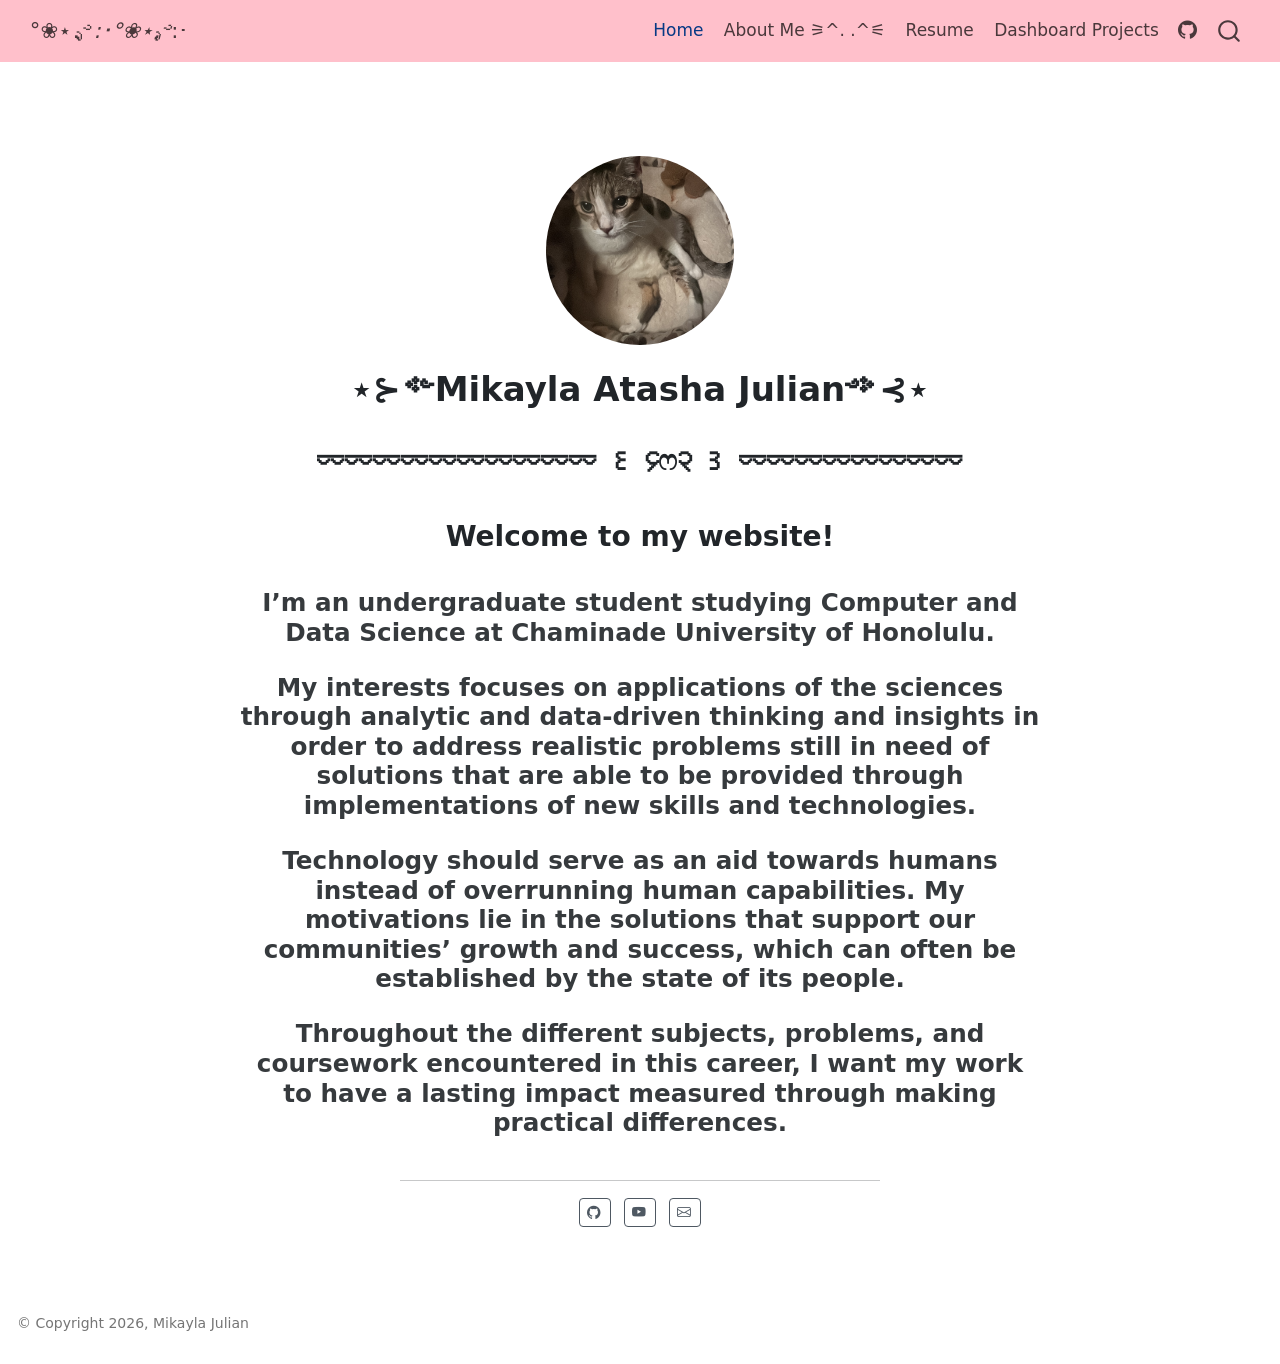
<file: docs/index.html>
<!DOCTYPE html>
<html xmlns="http://www.w3.org/1999/xhtml" lang="en" xml:lang="en"><head>

<meta charset="utf-8">
<meta name="generator" content="quarto-1.9.37">

<meta name="viewport" content="width=device-width, initial-scale=1.0, user-scalable=yes">


<title>⋆⊱༻Mikayla Atasha Julian༺⊰⋆ – °❀⋆.ೃ࿔:･°❀⋆.ೃ࿔:･</title>
<style>
/* Default styles provided by pandoc.
** See https://pandoc.org/MANUAL.html#variables-for-html for config info.
*/
code{white-space: pre-wrap;}
span.smallcaps{font-variant: small-caps;}
div.columns{display: flex; gap: min(4vw, 1.5em);}
div.column{flex: auto; overflow-x: auto;}
div.hanging-indent{margin-left: 1.5em; text-indent: -1.5em;}
ul.task-list{list-style: none;}
ul.task-list li input[type="checkbox"] {
  width: 0.8em;
  margin: 0 0.8em 0.2em -1em; /* quarto-specific, see https://github.com/quarto-dev/quarto-cli/issues/4556 */ 
  vertical-align: middle;
}
</style>


<script src="site_libs/quarto-nav/quarto-nav.js"></script>
<script src="site_libs/quarto-nav/headroom.min.js"></script>
<script src="site_libs/clipboard/clipboard.min.js"></script>
<script src="site_libs/quarto-search/autocomplete.umd.js"></script>
<script src="site_libs/quarto-search/fuse.min.js"></script>
<script src="site_libs/quarto-search/quarto-search.js"></script>
<meta name="quarto:offset" content="./">
<script src="site_libs/quarto-html/quarto.js" type="module"></script>
<script src="site_libs/quarto-html/tabsets/tabsets.js" type="module"></script>
<script src="site_libs/quarto-html/popper.min.js"></script>
<script src="site_libs/quarto-html/tippy.umd.min.js"></script>
<link href="site_libs/quarto-html/tippy.css" rel="stylesheet">
<link href="site_libs/quarto-html/quarto-syntax-highlighting-7f8f88aac4f3542376d5c11b86a4c14d.css" rel="stylesheet" id="quarto-text-highlighting-styles">
<script src="site_libs/bootstrap/bootstrap.min.js"></script>
<link href="site_libs/bootstrap/bootstrap-icons.css" rel="stylesheet">
<link href="site_libs/bootstrap/bootstrap-0c057656a11996d779a8e119efb9b6b1.min.css" rel="stylesheet" append-hash="true" id="quarto-bootstrap" data-mode="light">
<script id="quarto-search-options" type="application/json">{
  "location": "navbar",
  "copy-button": false,
  "collapse-after": 3,
  "panel-placement": "end",
  "type": "overlay",
  "limit": 50,
  "keyboard-shortcut": [
    "f",
    "/",
    "s"
  ],
  "show-item-context": false,
  "language": {
    "search-no-results-text": "No results",
    "search-matching-documents-text": "matching documents",
    "search-copy-link-title": "Copy link to search",
    "search-hide-matches-text": "Hide additional matches",
    "search-more-match-text": "more match in this document",
    "search-more-matches-text": "more matches in this document",
    "search-clear-button-title": "Clear",
    "search-text-placeholder": "",
    "search-detached-cancel-button-title": "Cancel",
    "search-submit-button-title": "Submit",
    "search-label": "Search"
  }
}</script>


<link rel="stylesheet" href="styles.css">
</head>

<body class="nav-fixed fullcontent quarto-light">

<div id="quarto-search-results"></div>
  <header id="quarto-header" class="headroom fixed-top">
    <nav class="navbar navbar-expand-lg " data-bs-theme="dark">
      <div class="navbar-container container-fluid">
      <div class="navbar-brand-container mx-auto">
    <a class="navbar-brand" href="./index.html">
    <span class="navbar-title">°❀⋆.ೃ࿔<em>:･°❀⋆.ೃ࿔</em>:･</span>
    </a>
  </div>
            <div id="quarto-search" class="" title="Search"></div>
          <button class="navbar-toggler" type="button" data-bs-toggle="collapse" data-bs-target="#navbarCollapse" aria-controls="navbarCollapse" role="menu" aria-expanded="false" aria-label="Toggle navigation" onclick="if (window.quartoToggleHeadroom) { window.quartoToggleHeadroom(); }">
  <span class="navbar-toggler-icon"></span>
</button>
          <div class="collapse navbar-collapse" id="navbarCollapse">
            <ul class="navbar-nav navbar-nav-scroll ms-auto">
  <li class="nav-item">
    <a class="nav-link active" href="./index.html" aria-current="page"> 
<span class="menu-text">Home</span></a>
  </li>  
  <li class="nav-item">
    <a class="nav-link" href="./about.html"> 
<span class="menu-text">About Me ⚞^. .^⚟</span></a>
  </li>  
  <li class="nav-item">
    <a class="nav-link" href="./resume.html"> 
<span class="menu-text">Resume</span></a>
  </li>  
  <li class="nav-item">
    <a class="nav-link" href="http://mikaylajulian24.github.io/dashboards"> 
<span class="menu-text">Dashboard Projects</span></a>
  </li>  
  <li class="nav-item compact">
    <a class="nav-link" href="http://github.com/mikaylajulian24" target="blank"> <i class="bi bi-github" role="img">
</i> 
<span class="menu-text"></span></a>
  </li>  
</ul>
          </div> <!-- /navcollapse -->
            <div class="quarto-navbar-tools">
</div>
      </div> <!-- /container-fluid -->
    </nav>
</header>
<!-- content -->
<div id="quarto-content" class="quarto-container page-columns page-rows-contents page-layout-article page-navbar">
<!-- sidebar -->
<!-- margin-sidebar -->
    
<!-- main -->
<div class="quarto-about-jolla">
  <img src="media/photo_2.jpeg" class="about-image
  round " style="height: 50mm; width: 50mm;">
 <header id="title-block-header" class="quarto-title-block default">
<div class="quarto-title">
<h1 class="title">⋆⊱༻Mikayla Atasha Julian༺⊰⋆</h1>
</div>
<div class="quarto-title-meta">
  </div>
</header><main class="content" id="quarto-document-content">
<section id="ෆ᧓" class="level2">
<h2 data-anchor-id="ෆ᧓">⏔⏔⏔⏔⏔⏔⏔⏔⏔⏔ ꒰ ᧔ෆ᧓ ꒱ ⏔⏔⏔⏔⏔⏔⏔⏔</h2>
</section>
<section id="welcome-to-my-website" class="level2">
<h2 data-anchor-id="welcome-to-my-website">Welcome to my website!</h2>
<section id="im-an-undergraduate-student-studying-computer-and-data-science-at-chaminade-university-of-honolulu." class="level3">
<h3 data-anchor-id="im-an-undergraduate-student-studying-computer-and-data-science-at-chaminade-university-of-honolulu.">I’m an undergraduate student studying Computer and Data Science at Chaminade University of Honolulu.</h3>
</section>
<section id="[base64]." class="level3">
<h3 data-anchor-id="[base64].">My interests focuses on applications of the sciences through analytic and data-driven thinking and insights in order to address realistic problems still in need of solutions that are able to be provided through implementations of new skills and technologies.</h3>
</section>
<section id="technology-should-serve-as-an-aid-towards-humans-instead-of-overrunning-human-capabilities.-my-motivations-lie-in-the-solutions-that-support-our-communities-growth-and-success-which-can-often-be-established-by-the-state-of-its-people." class="level3">
<h3 data-anchor-id="technology-should-serve-as-an-aid-towards-humans-instead-of-overrunning-human-capabilities.-my-motivations-lie-in-the-solutions-that-support-our-communities-growth-and-success-which-can-often-be-established-by-the-state-of-its-people.">Technology should serve as an aid towards humans instead of overrunning human capabilities. My motivations lie in the solutions that support our communities’ growth and success, which can often be established by the state of its people.</h3>
</section>
<section id="throughout-the-different-subjects-problems-and-coursework-encountered-in-this-career-i-want-my-work-to-have-a-lasting-impact-measured-through-making-practical-differences." class="level3">
<h3 data-anchor-id="throughout-the-different-subjects-problems-and-coursework-encountered-in-this-career-i-want-my-work-to-have-a-lasting-impact-measured-through-making-practical-differences.">Throughout the different subjects, problems, and coursework encountered in this career, I want my work to have a lasting impact measured through making practical differences.</h3>


</section>
</section>
</main> 
  <hr class="about-sep">
   <div class="about-links">
  <a href="https://github.com/mikaylajulian24" class="about-link" rel="" target="blank">
    <i class="bi bi-github"></i>
     <span class="about-link-text"></span>
  </a>
  <a href="https://youtube.com/@mikayla4999" class="about-link" rel="" target="blank">
    <i class="bi bi-youtube"></i>
     <span class="about-link-text"></span>
  </a>
  <a href="mailto:mikaylaatasha.julian@student.chaminade.edu" class="about-link" rel="" target="">
    <i class="bi bi-envelope"></i>
     <span class="about-link-text"></span>
  </a>
</div>
</div>
 <!-- /main -->
<script id="quarto-html-after-body" type="application/javascript">
  window.document.addEventListener("DOMContentLoaded", function (event) {
    const isCodeAnnotation = (el) => {
      for (const clz of el.classList) {
        if (clz.startsWith('code-annotation-')) {                     
          return true;
        }
      }
      return false;
    }
    const onCopySuccess = function(e) {
      // button target
      const button = e.trigger;
      // don't keep focus
      button.blur();
      // flash "checked"
      button.classList.add('code-copy-button-checked');
      var currentTitle = button.getAttribute("title");
      button.setAttribute("title", "Copied!");
      let tooltip;
      if (window.bootstrap) {
        button.setAttribute("data-bs-toggle", "tooltip");
        button.setAttribute("data-bs-placement", "left");
        button.setAttribute("data-bs-title", "Copied!");
        tooltip = new bootstrap.Tooltip(button, 
          { trigger: "manual", 
            customClass: "code-copy-button-tooltip",
            offset: [0, -8]});
        tooltip.show();    
      }
      setTimeout(function() {
        if (tooltip) {
          tooltip.hide();
          button.removeAttribute("data-bs-title");
          button.removeAttribute("data-bs-toggle");
          button.removeAttribute("data-bs-placement");
        }
        button.setAttribute("title", currentTitle);
        button.classList.remove('code-copy-button-checked');
      }, 1000);
      // clear code selection
      e.clearSelection();
    }
    const getTextToCopy = function(trigger) {
      const outerScaffold = trigger.parentElement.cloneNode(true);
      const codeEl = outerScaffold.querySelector('code');
      for (const childEl of codeEl.children) {
        if (isCodeAnnotation(childEl)) {
          childEl.remove();
        }
      }
      return codeEl.innerText;
    }
    const clipboard = new window.ClipboardJS('.code-copy-button:not([data-in-quarto-modal])', {
      text: getTextToCopy
    });
    clipboard.on('success', onCopySuccess);
    if (window.document.getElementById('quarto-embedded-source-code-modal')) {
      const clipboardModal = new window.ClipboardJS('.code-copy-button[data-in-quarto-modal]', {
        text: getTextToCopy,
        container: window.document.getElementById('quarto-embedded-source-code-modal')
      });
      clipboardModal.on('success', onCopySuccess);
    }
      var localhostRegex = new RegExp(/^(?:http|https):\/\/localhost\:?[0-9]*\//);
      var mailtoRegex = new RegExp(/^mailto:/);
        var filterRegex = new RegExp('/' + window.location.host + '/');
      var isInternal = (href) => {
          return filterRegex.test(href) || localhostRegex.test(href) || mailtoRegex.test(href);
      }
      // Inspect non-navigation links and adorn them if external
     var links = window.document.querySelectorAll('a[href]:not(.nav-link):not(.navbar-brand):not(.toc-action):not(.sidebar-link):not(.sidebar-item-toggle):not(.pagination-link):not(.no-external):not([aria-hidden]):not(.dropdown-item):not(.quarto-navigation-tool):not(.about-link)');
      for (var i=0; i<links.length; i++) {
        const link = links[i];
        if (!isInternal(link.href)) {
          // undo the damage that might have been done by quarto-nav.js in the case of
          // links that we want to consider external
          if (link.dataset.originalHref !== undefined) {
            link.href = link.dataset.originalHref;
          }
        }
      }
    function tippyHover(el, contentFn, onTriggerFn, onUntriggerFn) {
      const config = {
        allowHTML: true,
        maxWidth: 500,
        delay: 100,
        arrow: false,
        appendTo: function(el) {
            return el.parentElement;
        },
        interactive: true,
        interactiveBorder: 10,
        theme: 'quarto',
        placement: 'bottom-start',
      };
      if (contentFn) {
        config.content = contentFn;
      }
      if (onTriggerFn) {
        config.onTrigger = onTriggerFn;
      }
      if (onUntriggerFn) {
        config.onUntrigger = onUntriggerFn;
      }
      window.tippy(el, config); 
    }
    const noterefs = window.document.querySelectorAll('a[role="doc-noteref"]');
    for (var i=0; i<noterefs.length; i++) {
      const ref = noterefs[i];
      tippyHover(ref, function() {
        // use id or data attribute instead here
        let href = ref.getAttribute('data-footnote-href') || ref.getAttribute('href');
        try { href = new URL(href).hash; } catch {}
        const id = href.replace(/^#\/?/, "");
        const note = window.document.getElementById(id);
        if (note) {
          return note.innerHTML;
        } else {
          return "";
        }
      });
    }
    const xrefs = window.document.querySelectorAll('a.quarto-xref');
    const processXRef = (id, note) => {
      // Strip column container classes
      const stripColumnClz = (el) => {
        el.classList.remove("page-full", "page-columns");
        if (el.children) {
          for (const child of el.children) {
            stripColumnClz(child);
          }
        }
      }
      stripColumnClz(note)
      if (id === null || id.startsWith('sec-')) {
        // Special case sections, only their first couple elements
        const container = document.createElement("div");
        if (note.children && note.children.length > 2) {
          container.appendChild(note.children[0].cloneNode(true));
          for (let i = 1; i < note.children.length; i++) {
            const child = note.children[i];
            if (child.tagName === "P" && child.innerText === "") {
              continue;
            } else {
              container.appendChild(child.cloneNode(true));
              break;
            }
          }
          if (window.Quarto?.typesetMath) {
            window.Quarto.typesetMath(container);
          }
          return container.innerHTML
        } else {
          if (window.Quarto?.typesetMath) {
            window.Quarto.typesetMath(note);
          }
          return note.innerHTML;
        }
      } else {
        // Remove any anchor links if they are present
        const anchorLink = note.querySelector('a.anchorjs-link');
        if (anchorLink) {
          anchorLink.remove();
        }
        if (window.Quarto?.typesetMath) {
          window.Quarto.typesetMath(note);
        }
        if (note.classList.contains("callout")) {
          return note.outerHTML;
        } else {
          return note.innerHTML;
        }
      }
    }
    for (var i=0; i<xrefs.length; i++) {
      const xref = xrefs[i];
      tippyHover(xref, undefined, function(instance) {
        instance.disable();
        let url = xref.getAttribute('href');
        let hash = undefined; 
        if (url.startsWith('#')) {
          hash = url;
        } else {
          try { hash = new URL(url).hash; } catch {}
        }
        if (hash) {
          const id = hash.replace(/^#\/?/, "");
          const note = window.document.getElementById(id);
          if (note !== null) {
            try {
              const html = processXRef(id, note.cloneNode(true));
              instance.setContent(html);
            } finally {
              instance.enable();
              instance.show();
            }
          } else {
            // See if we can fetch this
            fetch(url.split('#')[0])
            .then(res => res.text())
            .then(html => {
              const parser = new DOMParser();
              const htmlDoc = parser.parseFromString(html, "text/html");
              const note = htmlDoc.getElementById(id);
              if (note !== null) {
                const html = processXRef(id, note);
                instance.setContent(html);
              } 
            }).finally(() => {
              instance.enable();
              instance.show();
            });
          }
        } else {
          // See if we can fetch a full url (with no hash to target)
          // This is a special case and we should probably do some content thinning / targeting
          fetch(url)
          .then(res => res.text())
          .then(html => {
            const parser = new DOMParser();
            const htmlDoc = parser.parseFromString(html, "text/html");
            const note = htmlDoc.querySelector('main.content');
            if (note !== null) {
              // This should only happen for chapter cross references
              // (since there is no id in the URL)
              // remove the first header
              if (note.children.length > 0 && note.children[0].tagName === "HEADER") {
                note.children[0].remove();
              }
              const html = processXRef(null, note);
              instance.setContent(html);
            } 
          }).finally(() => {
            instance.enable();
            instance.show();
          });
        }
      }, function(instance) {
      });
    }
        let selectedAnnoteEl;
        const selectorForAnnotation = ( cell, annotation) => {
          let cellAttr = 'data-code-cell="' + cell + '"';
          let lineAttr = 'data-code-annotation="' +  annotation + '"';
          const selector = 'span[' + cellAttr + '][' + lineAttr + ']';
          return selector;
        }
        const selectCodeLines = (annoteEl) => {
          const doc = window.document;
          const targetCell = annoteEl.getAttribute("data-target-cell");
          const targetAnnotation = annoteEl.getAttribute("data-target-annotation");
          const annoteSpan = window.document.querySelector(selectorForAnnotation(targetCell, targetAnnotation));
          const lines = annoteSpan.getAttribute("data-code-lines").split(",");
          const lineIds = lines.map((line) => {
            return targetCell + "-" + line;
          })
          let top = null;
          let height = null;
          let parent = null;
          if (lineIds.length > 0) {
              //compute the position of the single el (top and bottom and make a div)
              const el = window.document.getElementById(lineIds[0]);
              top = el.offsetTop;
              height = el.offsetHeight;
              parent = el.parentElement.parentElement;
            if (lineIds.length > 1) {
              const lastEl = window.document.getElementById(lineIds[lineIds.length - 1]);
              const bottom = lastEl.offsetTop + lastEl.offsetHeight;
              height = bottom - top;
            }
            if (top !== null && height !== null && parent !== null) {
              // cook up a div (if necessary) and position it 
              let div = window.document.getElementById("code-annotation-line-highlight");
              if (div === null) {
                div = window.document.createElement("div");
                div.setAttribute("id", "code-annotation-line-highlight");
                div.style.position = 'absolute';
                parent.appendChild(div);
              }
              div.style.top = top - 2 + "px";
              div.style.height = height + 4 + "px";
              div.style.left = 0;
              let gutterDiv = window.document.getElementById("code-annotation-line-highlight-gutter");
              if (gutterDiv === null) {
                gutterDiv = window.document.createElement("div");
                gutterDiv.setAttribute("id", "code-annotation-line-highlight-gutter");
                gutterDiv.style.position = 'absolute';
                const codeCell = window.document.getElementById(targetCell);
                const gutter = codeCell.querySelector('.code-annotation-gutter');
                gutter.appendChild(gutterDiv);
              }
              gutterDiv.style.top = top - 2 + "px";
              gutterDiv.style.height = height + 4 + "px";
            }
            selectedAnnoteEl = annoteEl;
          }
        };
        const unselectCodeLines = () => {
          const elementsIds = ["code-annotation-line-highlight", "code-annotation-line-highlight-gutter"];
          elementsIds.forEach((elId) => {
            const div = window.document.getElementById(elId);
            if (div) {
              div.remove();
            }
          });
          selectedAnnoteEl = undefined;
        };
          // Handle positioning of the toggle
      window.addEventListener(
        "resize",
        throttle(() => {
          elRect = undefined;
          if (selectedAnnoteEl) {
            selectCodeLines(selectedAnnoteEl);
          }
        }, 10)
      );
      function throttle(fn, ms) {
      let throttle = false;
      let timer;
        return (...args) => {
          if(!throttle) { // first call gets through
              fn.apply(this, args);
              throttle = true;
          } else { // all the others get throttled
              if(timer) clearTimeout(timer); // cancel #2
              timer = setTimeout(() => {
                fn.apply(this, args);
                timer = throttle = false;
              }, ms);
          }
        };
      }
        // Attach click handler to the DT
        const annoteDls = window.document.querySelectorAll('dt[data-target-cell]');
        for (const annoteDlNode of annoteDls) {
          annoteDlNode.addEventListener('click', (event) => {
            const clickedEl = event.target;
            if (clickedEl !== selectedAnnoteEl) {
              unselectCodeLines();
              const activeEl = window.document.querySelector('dt[data-target-cell].code-annotation-active');
              if (activeEl) {
                activeEl.classList.remove('code-annotation-active');
              }
              selectCodeLines(clickedEl);
              clickedEl.classList.add('code-annotation-active');
            } else {
              // Unselect the line
              unselectCodeLines();
              clickedEl.classList.remove('code-annotation-active');
            }
          });
        }
    const findCites = (el) => {
      const parentEl = el.parentElement;
      if (parentEl) {
        const cites = parentEl.dataset.cites;
        if (cites) {
          return {
            el,
            cites: cites.split(' ')
          };
        } else {
          return findCites(el.parentElement)
        }
      } else {
        return undefined;
      }
    };
    var bibliorefs = window.document.querySelectorAll('a[role="doc-biblioref"]');
    for (var i=0; i<bibliorefs.length; i++) {
      const ref = bibliorefs[i];
      const citeInfo = findCites(ref);
      if (citeInfo) {
        tippyHover(citeInfo.el, function() {
          var popup = window.document.createElement('div');
          citeInfo.cites.forEach(function(cite) {
            var citeDiv = window.document.createElement('div');
            citeDiv.classList.add('hanging-indent');
            citeDiv.classList.add('csl-entry');
            var biblioDiv = window.document.getElementById('ref-' + cite);
            if (biblioDiv) {
              citeDiv.innerHTML = biblioDiv.innerHTML;
            }
            popup.appendChild(citeDiv);
          });
          return popup.innerHTML;
        });
      }
    }
  });
  </script>
</div> <!-- /content -->
<footer class="footer">
  <div class="nav-footer">
    <div class="nav-footer-left">
<p>© Copyright 2026, Mikayla Julian</p>
</div>   
    <div class="nav-footer-center">
      &nbsp;
    </div>
    <div class="nav-footer-right">
      &nbsp;
    </div>
  </div>
</footer>




</body></html>
</file>
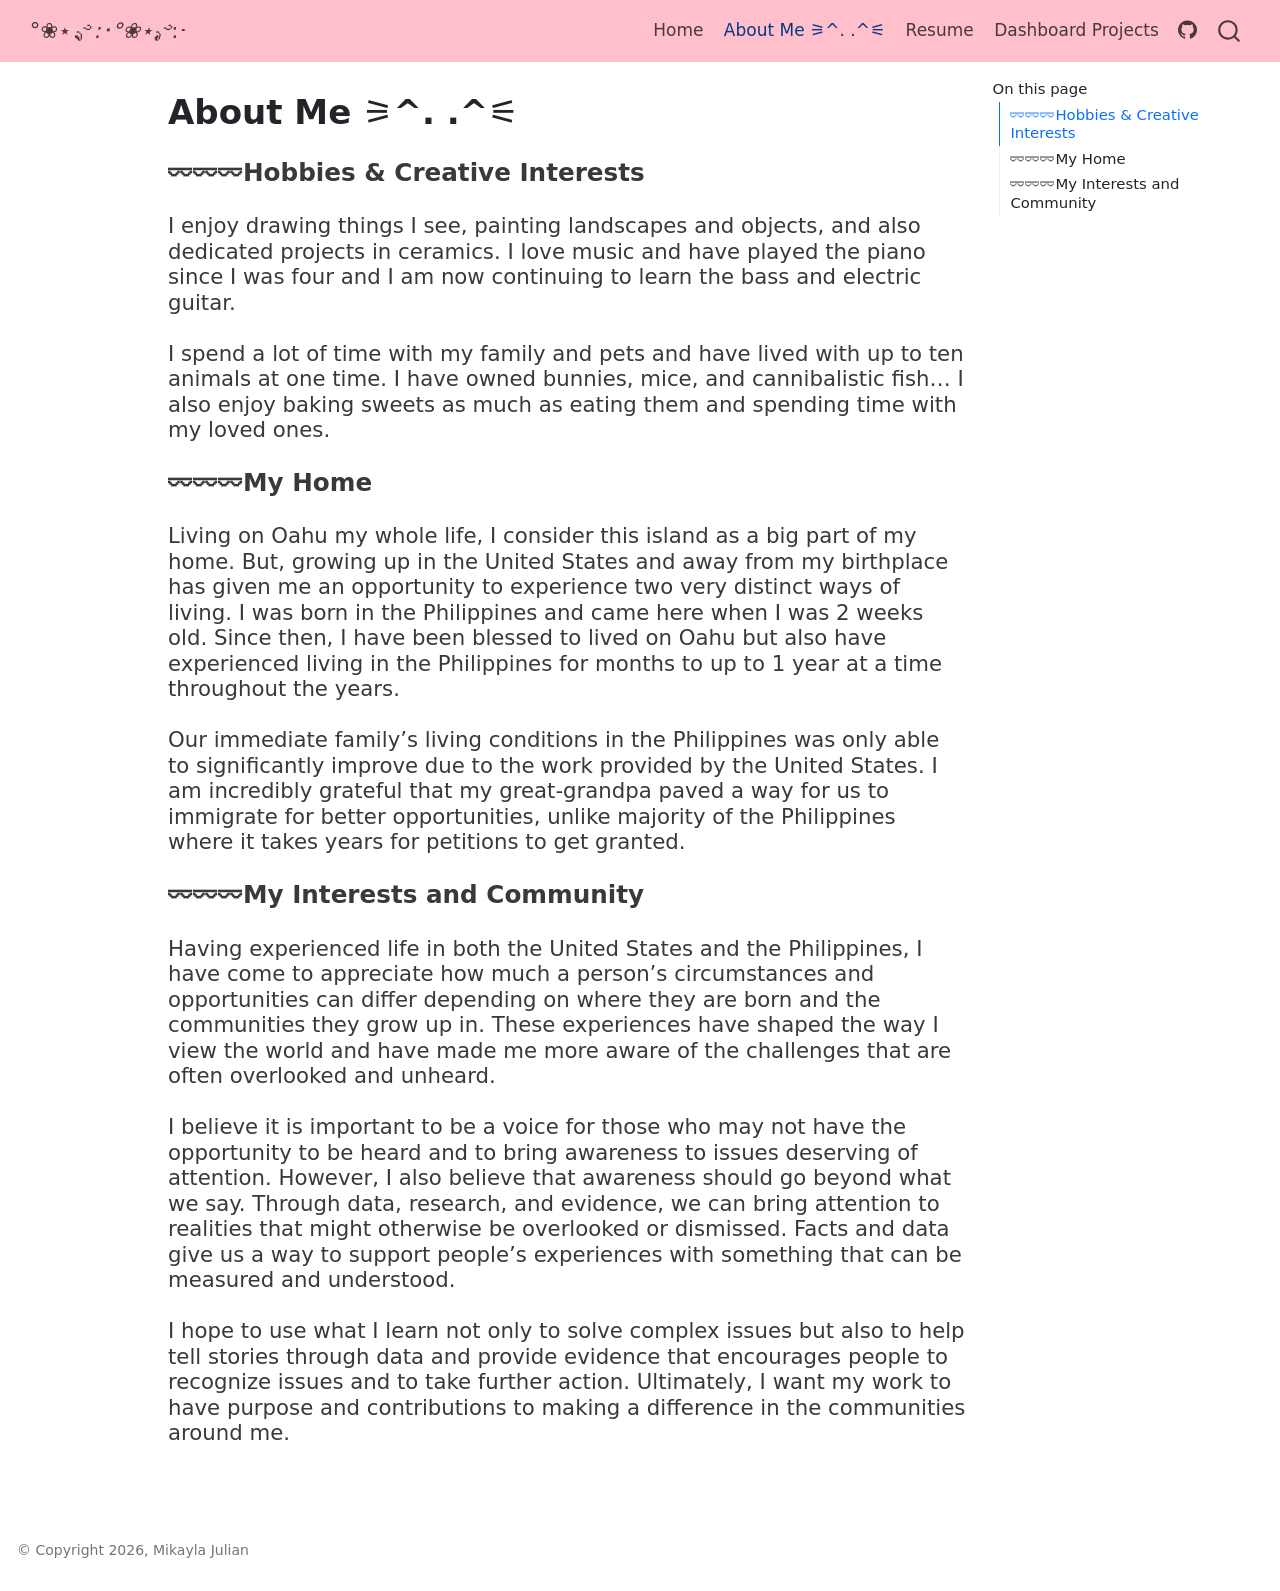
<file: docs/about.html>
<!DOCTYPE html>
<html xmlns="http://www.w3.org/1999/xhtml" lang="en" xml:lang="en"><head>

<meta charset="utf-8">
<meta name="generator" content="quarto-1.9.37">

<meta name="viewport" content="width=device-width, initial-scale=1.0, user-scalable=yes">


<title>About Me ⚞^. .^⚟ – °❀⋆.ೃ࿔*:･°❀⋆.ೃ࿔*:･</title>
<style>
/* Default styles provided by pandoc.
** See https://pandoc.org/MANUAL.html#variables-for-html for config info.
*/
code{white-space: pre-wrap;}
span.smallcaps{font-variant: small-caps;}
div.columns{display: flex; gap: min(4vw, 1.5em);}
div.column{flex: auto; overflow-x: auto;}
div.hanging-indent{margin-left: 1.5em; text-indent: -1.5em;}
ul.task-list{list-style: none;}
ul.task-list li input[type="checkbox"] {
  width: 0.8em;
  margin: 0 0.8em 0.2em -1em; /* quarto-specific, see https://github.com/quarto-dev/quarto-cli/issues/4556 */ 
  vertical-align: middle;
}
</style>


<script src="site_libs/quarto-nav/quarto-nav.js"></script>
<script src="site_libs/quarto-nav/headroom.min.js"></script>
<script src="site_libs/clipboard/clipboard.min.js"></script>
<script src="site_libs/quarto-search/autocomplete.umd.js"></script>
<script src="site_libs/quarto-search/fuse.min.js"></script>
<script src="site_libs/quarto-search/quarto-search.js"></script>
<meta name="quarto:offset" content="./">
<script src="site_libs/quarto-html/quarto.js" type="module"></script>
<script src="site_libs/quarto-html/tabsets/tabsets.js" type="module"></script>
<script src="site_libs/quarto-html/popper.min.js"></script>
<script src="site_libs/quarto-html/tippy.umd.min.js"></script>
<script src="site_libs/quarto-html/anchor.min.js"></script>
<link href="site_libs/quarto-html/tippy.css" rel="stylesheet">
<link href="site_libs/quarto-html/quarto-syntax-highlighting-7f8f88aac4f3542376d5c11b86a4c14d.css" rel="stylesheet" id="quarto-text-highlighting-styles">
<script src="site_libs/bootstrap/bootstrap.min.js"></script>
<link href="site_libs/bootstrap/bootstrap-icons.css" rel="stylesheet">
<link href="site_libs/bootstrap/bootstrap-0c057656a11996d779a8e119efb9b6b1.min.css" rel="stylesheet" append-hash="true" id="quarto-bootstrap" data-mode="light">
<script id="quarto-search-options" type="application/json">{
  "location": "navbar",
  "copy-button": false,
  "collapse-after": 3,
  "panel-placement": "end",
  "type": "overlay",
  "limit": 50,
  "keyboard-shortcut": [
    "f",
    "/",
    "s"
  ],
  "show-item-context": false,
  "language": {
    "search-no-results-text": "No results",
    "search-matching-documents-text": "matching documents",
    "search-copy-link-title": "Copy link to search",
    "search-hide-matches-text": "Hide additional matches",
    "search-more-match-text": "more match in this document",
    "search-more-matches-text": "more matches in this document",
    "search-clear-button-title": "Clear",
    "search-text-placeholder": "",
    "search-detached-cancel-button-title": "Cancel",
    "search-submit-button-title": "Submit",
    "search-label": "Search"
  }
}</script>


<link rel="stylesheet" href="styles.css">
</head>

<body class="nav-fixed quarto-light">

<div id="quarto-search-results"></div>
  <header id="quarto-header" class="headroom fixed-top">
    <nav class="navbar navbar-expand-lg " data-bs-theme="dark">
      <div class="navbar-container container-fluid">
      <div class="navbar-brand-container mx-auto">
    <a class="navbar-brand" href="./index.html">
    <span class="navbar-title">°❀⋆.ೃ࿔<em>:･°❀⋆.ೃ࿔</em>:･</span>
    </a>
  </div>
            <div id="quarto-search" class="" title="Search"></div>
          <button class="navbar-toggler" type="button" data-bs-toggle="collapse" data-bs-target="#navbarCollapse" aria-controls="navbarCollapse" role="menu" aria-expanded="false" aria-label="Toggle navigation" onclick="if (window.quartoToggleHeadroom) { window.quartoToggleHeadroom(); }">
  <span class="navbar-toggler-icon"></span>
</button>
          <div class="collapse navbar-collapse" id="navbarCollapse">
            <ul class="navbar-nav navbar-nav-scroll ms-auto">
  <li class="nav-item">
    <a class="nav-link" href="./index.html"> 
<span class="menu-text">Home</span></a>
  </li>  
  <li class="nav-item">
    <a class="nav-link active" href="./about.html" aria-current="page"> 
<span class="menu-text">About Me ⚞^. .^⚟</span></a>
  </li>  
  <li class="nav-item">
    <a class="nav-link" href="./resume.html"> 
<span class="menu-text">Resume</span></a>
  </li>  
  <li class="nav-item">
    <a class="nav-link" href="http://mikaylajulian24.github.io/dashboards"> 
<span class="menu-text">Dashboard Projects</span></a>
  </li>  
  <li class="nav-item compact">
    <a class="nav-link" href="http://github.com/mikaylajulian24" target="blank"> <i class="bi bi-github" role="img">
</i> 
<span class="menu-text"></span></a>
  </li>  
</ul>
          </div> <!-- /navcollapse -->
            <div class="quarto-navbar-tools">
</div>
      </div> <!-- /container-fluid -->
    </nav>
</header>
<!-- content -->
<div id="quarto-content" class="quarto-container page-columns page-rows-contents page-layout-article page-navbar">
<!-- sidebar -->
<!-- margin-sidebar -->
    <div id="quarto-margin-sidebar" class="sidebar margin-sidebar">
        <nav id="TOC" role="doc-toc" class="toc-active">
    <h2 id="toc-title">On this page</h2>
   
  <ul>
  <li><a href="#hobbies-creative-interests" id="toc-hobbies-creative-interests" class="nav-link active" data-scroll-target="#hobbies-creative-interests">⏔⏔⏔Hobbies &amp; Creative Interests</a></li>
  <li><a href="#my-home" id="toc-my-home" class="nav-link" data-scroll-target="#my-home">⏔⏔⏔My Home</a></li>
  <li><a href="#my-interests-and-community" id="toc-my-interests-and-community" class="nav-link" data-scroll-target="#my-interests-and-community">⏔⏔⏔My Interests and Community</a></li>
  </ul>
</nav>
    </div>
<!-- main -->
<main class="content" id="quarto-document-content">

<header id="title-block-header" class="quarto-title-block default">
<div class="quarto-title">
<h1 class="title">About Me ⚞^. .^⚟</h1>
</div>



<div class="quarto-title-meta">

    
  
    
  </div>
  


</header>


<section id="hobbies-creative-interests" class="level3">
<h3 class="anchored" data-anchor-id="hobbies-creative-interests">⏔⏔⏔Hobbies &amp; Creative Interests</h3>
<section id="i-enjoy-drawing-things-i-see-painting-landscapes-and-objects-and-also-dedicated-projects-in-ceramics.-i-love-music-and-have-played-the-piano-since-i-was-four-and-i-am-now-continuing-to-learn-the-bass-and-electric-guitar." class="level4">
<h4 class="anchored" data-anchor-id="i-enjoy-drawing-things-i-see-painting-landscapes-and-objects-and-also-dedicated-projects-in-ceramics.-i-love-music-and-have-played-the-piano-since-i-was-four-and-i-am-now-continuing-to-learn-the-bass-and-electric-guitar.">I enjoy drawing things I see, painting landscapes and objects, and also dedicated projects in ceramics. I love music and have played the piano since I was four and I am now continuing to learn the bass and electric guitar.</h4>
</section>
<section id="i-spend-a-lot-of-time-with-my-family-and-pets-and-have-lived-with-up-to-ten-animals-at-one-time.-i-have-owned-bunnies-mice-and-cannibalistic-fish-i-also-enjoy-baking-sweets-as-much-as-eating-them-and-spending-time-with-my-loved-ones." class="level4">
<h4 class="anchored" data-anchor-id="i-spend-a-lot-of-time-with-my-family-and-pets-and-have-lived-with-up-to-ten-animals-at-one-time.-i-have-owned-bunnies-mice-and-cannibalistic-fish-i-also-enjoy-baking-sweets-as-much-as-eating-them-and-spending-time-with-my-loved-ones.">I spend a lot of time with my family and pets and have lived with up to ten animals at one time. I have owned bunnies, mice, and cannibalistic fish… I also enjoy baking sweets as much as eating them and spending time with my loved ones.</h4>
</section>
</section>
<section id="my-home" class="level3">
<h3 class="anchored" data-anchor-id="my-home">⏔⏔⏔My Home</h3>
<section id="living-on-oahu-my-whole-life-i-consider-this-island-as-a-big-part-of-my-home.-but-growing-up-in-the-united-states-and-away-from-my-birthplace-has-given-me-an-opportunity-to-experience-two-very-distinct-ways-of-living.-i-was-born-in-the-philippines-and-came-here-when-i-was-2-weeks-old.-since-then-i-have-been-blessed-to-lived-on-oahu-but-also-have-experienced-living-in-the-philippines-for-months-to-up-to-1-year-at-a-time-throughout-the-years." class="level4">
<h4 class="anchored" data-anchor-id="living-on-oahu-my-whole-life-i-consider-this-island-as-a-big-part-of-my-home.-but-growing-up-in-the-united-states-and-away-from-my-birthplace-has-given-me-an-opportunity-to-experience-two-very-distinct-ways-of-living.-i-was-born-in-the-philippines-and-came-here-when-i-was-2-weeks-old.-since-then-i-have-been-blessed-to-lived-on-oahu-but-also-have-experienced-living-in-the-philippines-for-months-to-up-to-1-year-at-a-time-throughout-the-years.">Living on Oahu my whole life, I consider this island as a big part of my home. But, growing up in the United States and away from my birthplace has given me an opportunity to experience two very distinct ways of living. I was born in the Philippines and came here when I was 2 weeks old. Since then, I have been blessed to lived on Oahu but also have experienced living in the Philippines for months to up to 1 year at a time throughout the years.</h4>
</section>
<section id="our-immediate-familys-living-conditions-in-the-philippines-was-only-able-to-significantly-improve-due-to-the-work-provided-by-the-united-states.-i-am-incredibly-grateful-that-my-great-grandpa-paved-a-way-for-us-to-immigrate-for-better-opportunities-unlike-majority-of-the-philippines-where-it-takes-years-for-petitions-to-get-granted." class="level4">
<h4 class="anchored" data-anchor-id="our-immediate-familys-living-conditions-in-the-philippines-was-only-able-to-significantly-improve-due-to-the-work-provided-by-the-united-states.-i-am-incredibly-grateful-that-my-great-grandpa-paved-a-way-for-us-to-immigrate-for-better-opportunities-unlike-majority-of-the-philippines-where-it-takes-years-for-petitions-to-get-granted.">Our immediate family’s living conditions in the Philippines was only able to significantly improve due to the work provided by the United States. I am incredibly grateful that my great-grandpa paved a way for us to immigrate for better opportunities, unlike majority of the Philippines where it takes years for petitions to get granted.</h4>
</section>
</section>
<section id="my-interests-and-community" class="level3">
<h3 class="anchored" data-anchor-id="my-interests-and-community">⏔⏔⏔My Interests and Community</h3>
<section id="[base64].-these-experiences-have-shaped-the-way-i-view-the-world-and-have-made-me-more-aware-of-the-challenges-that-are-often-overlooked-and-unheard." class="level4">
<h4 class="anchored" data-anchor-id="[base64].-these-experiences-have-shaped-the-way-i-view-the-world-and-have-made-me-more-aware-of-the-challenges-that-are-often-overlooked-and-unheard.">Having experienced life in both the United States and the Philippines, I have come to appreciate how much a person’s circumstances and opportunities can differ depending on where they are born and the communities they grow up in. These experiences have shaped the way I view the world and have made me more aware of the challenges that are often overlooked and unheard.</h4>
</section>
<section id="i-believe-it-is-important-to-be-a-voice-for-those-who-may-not-have-the-opportunity-to-be-heard-and-to-bring-awareness-to-issues-deserving-of-attention.-however-i-also-believe-that-awareness-should-go-beyond-what-we-say.-through-data-research-and-evidence-we-can-bring-attention-to-realities-that-might-otherwise-be-overlooked-or-dismissed.-facts-and-data-give-us-a-way-to-support-peoples-experiences-with-something-that-can-be-measured-and-understood." class="level4">
<h4 class="anchored" data-anchor-id="i-believe-it-is-important-to-be-a-voice-for-those-who-may-not-have-the-opportunity-to-be-heard-and-to-bring-awareness-to-issues-deserving-of-attention.-however-i-also-believe-that-awareness-should-go-beyond-what-we-say.-through-data-research-and-evidence-we-can-bring-attention-to-realities-that-might-otherwise-be-overlooked-or-dismissed.-facts-and-data-give-us-a-way-to-support-peoples-experiences-with-something-that-can-be-measured-and-understood.">I believe it is important to be a voice for those who may not have the opportunity to be heard and to bring awareness to issues deserving of attention. However, I also believe that awareness should go beyond what we say. Through data, research, and evidence, we can bring attention to realities that might otherwise be overlooked or dismissed. Facts and data give us a way to support people’s experiences with something that can be measured and understood.</h4>
</section>
<section id="i-hope-to-use-what-i-learn-not-only-to-solve-complex-issues-but-also-to-help-tell-stories-through-data-and-provide-evidence-that-encourages-people-to-recognize-issues-and-to-take-further-action.-ultimately-i-want-my-work-to-have-purpose-and-contributions-to-making-a-difference-in-the-communities-around-me." class="level4">
<h4 class="anchored" data-anchor-id="i-hope-to-use-what-i-learn-not-only-to-solve-complex-issues-but-also-to-help-tell-stories-through-data-and-provide-evidence-that-encourages-people-to-recognize-issues-and-to-take-further-action.-ultimately-i-want-my-work-to-have-purpose-and-contributions-to-making-a-difference-in-the-communities-around-me.">I hope to use what I learn not only to solve complex issues but also to help tell stories through data and provide evidence that encourages people to recognize issues and to take further action. Ultimately, I want my work to have purpose and contributions to making a difference in the communities around me.</h4>


</section>
</section>

</main> <!-- /main -->
<script id="quarto-html-after-body" type="application/javascript">
  window.document.addEventListener("DOMContentLoaded", function (event) {
    const icon = "";
    const anchorJS = new window.AnchorJS();
    anchorJS.options = {
      placement: 'right',
      icon: icon
    };
    anchorJS.add('.anchored');
    const isCodeAnnotation = (el) => {
      for (const clz of el.classList) {
        if (clz.startsWith('code-annotation-')) {                     
          return true;
        }
      }
      return false;
    }
    const onCopySuccess = function(e) {
      // button target
      const button = e.trigger;
      // don't keep focus
      button.blur();
      // flash "checked"
      button.classList.add('code-copy-button-checked');
      var currentTitle = button.getAttribute("title");
      button.setAttribute("title", "Copied!");
      let tooltip;
      if (window.bootstrap) {
        button.setAttribute("data-bs-toggle", "tooltip");
        button.setAttribute("data-bs-placement", "left");
        button.setAttribute("data-bs-title", "Copied!");
        tooltip = new bootstrap.Tooltip(button, 
          { trigger: "manual", 
            customClass: "code-copy-button-tooltip",
            offset: [0, -8]});
        tooltip.show();    
      }
      setTimeout(function() {
        if (tooltip) {
          tooltip.hide();
          button.removeAttribute("data-bs-title");
          button.removeAttribute("data-bs-toggle");
          button.removeAttribute("data-bs-placement");
        }
        button.setAttribute("title", currentTitle);
        button.classList.remove('code-copy-button-checked');
      }, 1000);
      // clear code selection
      e.clearSelection();
    }
    const getTextToCopy = function(trigger) {
      const outerScaffold = trigger.parentElement.cloneNode(true);
      const codeEl = outerScaffold.querySelector('code');
      for (const childEl of codeEl.children) {
        if (isCodeAnnotation(childEl)) {
          childEl.remove();
        }
      }
      return codeEl.innerText;
    }
    const clipboard = new window.ClipboardJS('.code-copy-button:not([data-in-quarto-modal])', {
      text: getTextToCopy
    });
    clipboard.on('success', onCopySuccess);
    if (window.document.getElementById('quarto-embedded-source-code-modal')) {
      const clipboardModal = new window.ClipboardJS('.code-copy-button[data-in-quarto-modal]', {
        text: getTextToCopy,
        container: window.document.getElementById('quarto-embedded-source-code-modal')
      });
      clipboardModal.on('success', onCopySuccess);
    }
      var localhostRegex = new RegExp(/^(?:http|https):\/\/localhost\:?[0-9]*\//);
      var mailtoRegex = new RegExp(/^mailto:/);
        var filterRegex = new RegExp('/' + window.location.host + '/');
      var isInternal = (href) => {
          return filterRegex.test(href) || localhostRegex.test(href) || mailtoRegex.test(href);
      }
      // Inspect non-navigation links and adorn them if external
     var links = window.document.querySelectorAll('a[href]:not(.nav-link):not(.navbar-brand):not(.toc-action):not(.sidebar-link):not(.sidebar-item-toggle):not(.pagination-link):not(.no-external):not([aria-hidden]):not(.dropdown-item):not(.quarto-navigation-tool):not(.about-link)');
      for (var i=0; i<links.length; i++) {
        const link = links[i];
        if (!isInternal(link.href)) {
          // undo the damage that might have been done by quarto-nav.js in the case of
          // links that we want to consider external
          if (link.dataset.originalHref !== undefined) {
            link.href = link.dataset.originalHref;
          }
        }
      }
    function tippyHover(el, contentFn, onTriggerFn, onUntriggerFn) {
      const config = {
        allowHTML: true,
        maxWidth: 500,
        delay: 100,
        arrow: false,
        appendTo: function(el) {
            return el.parentElement;
        },
        interactive: true,
        interactiveBorder: 10,
        theme: 'quarto',
        placement: 'bottom-start',
      };
      if (contentFn) {
        config.content = contentFn;
      }
      if (onTriggerFn) {
        config.onTrigger = onTriggerFn;
      }
      if (onUntriggerFn) {
        config.onUntrigger = onUntriggerFn;
      }
      window.tippy(el, config); 
    }
    const noterefs = window.document.querySelectorAll('a[role="doc-noteref"]');
    for (var i=0; i<noterefs.length; i++) {
      const ref = noterefs[i];
      tippyHover(ref, function() {
        // use id or data attribute instead here
        let href = ref.getAttribute('data-footnote-href') || ref.getAttribute('href');
        try { href = new URL(href).hash; } catch {}
        const id = href.replace(/^#\/?/, "");
        const note = window.document.getElementById(id);
        if (note) {
          return note.innerHTML;
        } else {
          return "";
        }
      });
    }
    const xrefs = window.document.querySelectorAll('a.quarto-xref');
    const processXRef = (id, note) => {
      // Strip column container classes
      const stripColumnClz = (el) => {
        el.classList.remove("page-full", "page-columns");
        if (el.children) {
          for (const child of el.children) {
            stripColumnClz(child);
          }
        }
      }
      stripColumnClz(note)
      if (id === null || id.startsWith('sec-')) {
        // Special case sections, only their first couple elements
        const container = document.createElement("div");
        if (note.children && note.children.length > 2) {
          container.appendChild(note.children[0].cloneNode(true));
          for (let i = 1; i < note.children.length; i++) {
            const child = note.children[i];
            if (child.tagName === "P" && child.innerText === "") {
              continue;
            } else {
              container.appendChild(child.cloneNode(true));
              break;
            }
          }
          if (window.Quarto?.typesetMath) {
            window.Quarto.typesetMath(container);
          }
          return container.innerHTML
        } else {
          if (window.Quarto?.typesetMath) {
            window.Quarto.typesetMath(note);
          }
          return note.innerHTML;
        }
      } else {
        // Remove any anchor links if they are present
        const anchorLink = note.querySelector('a.anchorjs-link');
        if (anchorLink) {
          anchorLink.remove();
        }
        if (window.Quarto?.typesetMath) {
          window.Quarto.typesetMath(note);
        }
        if (note.classList.contains("callout")) {
          return note.outerHTML;
        } else {
          return note.innerHTML;
        }
      }
    }
    for (var i=0; i<xrefs.length; i++) {
      const xref = xrefs[i];
      tippyHover(xref, undefined, function(instance) {
        instance.disable();
        let url = xref.getAttribute('href');
        let hash = undefined; 
        if (url.startsWith('#')) {
          hash = url;
        } else {
          try { hash = new URL(url).hash; } catch {}
        }
        if (hash) {
          const id = hash.replace(/^#\/?/, "");
          const note = window.document.getElementById(id);
          if (note !== null) {
            try {
              const html = processXRef(id, note.cloneNode(true));
              instance.setContent(html);
            } finally {
              instance.enable();
              instance.show();
            }
          } else {
            // See if we can fetch this
            fetch(url.split('#')[0])
            .then(res => res.text())
            .then(html => {
              const parser = new DOMParser();
              const htmlDoc = parser.parseFromString(html, "text/html");
              const note = htmlDoc.getElementById(id);
              if (note !== null) {
                const html = processXRef(id, note);
                instance.setContent(html);
              } 
            }).finally(() => {
              instance.enable();
              instance.show();
            });
          }
        } else {
          // See if we can fetch a full url (with no hash to target)
          // This is a special case and we should probably do some content thinning / targeting
          fetch(url)
          .then(res => res.text())
          .then(html => {
            const parser = new DOMParser();
            const htmlDoc = parser.parseFromString(html, "text/html");
            const note = htmlDoc.querySelector('main.content');
            if (note !== null) {
              // This should only happen for chapter cross references
              // (since there is no id in the URL)
              // remove the first header
              if (note.children.length > 0 && note.children[0].tagName === "HEADER") {
                note.children[0].remove();
              }
              const html = processXRef(null, note);
              instance.setContent(html);
            } 
          }).finally(() => {
            instance.enable();
            instance.show();
          });
        }
      }, function(instance) {
      });
    }
        let selectedAnnoteEl;
        const selectorForAnnotation = ( cell, annotation) => {
          let cellAttr = 'data-code-cell="' + cell + '"';
          let lineAttr = 'data-code-annotation="' +  annotation + '"';
          const selector = 'span[' + cellAttr + '][' + lineAttr + ']';
          return selector;
        }
        const selectCodeLines = (annoteEl) => {
          const doc = window.document;
          const targetCell = annoteEl.getAttribute("data-target-cell");
          const targetAnnotation = annoteEl.getAttribute("data-target-annotation");
          const annoteSpan = window.document.querySelector(selectorForAnnotation(targetCell, targetAnnotation));
          const lines = annoteSpan.getAttribute("data-code-lines").split(",");
          const lineIds = lines.map((line) => {
            return targetCell + "-" + line;
          })
          let top = null;
          let height = null;
          let parent = null;
          if (lineIds.length > 0) {
              //compute the position of the single el (top and bottom and make a div)
              const el = window.document.getElementById(lineIds[0]);
              top = el.offsetTop;
              height = el.offsetHeight;
              parent = el.parentElement.parentElement;
            if (lineIds.length > 1) {
              const lastEl = window.document.getElementById(lineIds[lineIds.length - 1]);
              const bottom = lastEl.offsetTop + lastEl.offsetHeight;
              height = bottom - top;
            }
            if (top !== null && height !== null && parent !== null) {
              // cook up a div (if necessary) and position it 
              let div = window.document.getElementById("code-annotation-line-highlight");
              if (div === null) {
                div = window.document.createElement("div");
                div.setAttribute("id", "code-annotation-line-highlight");
                div.style.position = 'absolute';
                parent.appendChild(div);
              }
              div.style.top = top - 2 + "px";
              div.style.height = height + 4 + "px";
              div.style.left = 0;
              let gutterDiv = window.document.getElementById("code-annotation-line-highlight-gutter");
              if (gutterDiv === null) {
                gutterDiv = window.document.createElement("div");
                gutterDiv.setAttribute("id", "code-annotation-line-highlight-gutter");
                gutterDiv.style.position = 'absolute';
                const codeCell = window.document.getElementById(targetCell);
                const gutter = codeCell.querySelector('.code-annotation-gutter');
                gutter.appendChild(gutterDiv);
              }
              gutterDiv.style.top = top - 2 + "px";
              gutterDiv.style.height = height + 4 + "px";
            }
            selectedAnnoteEl = annoteEl;
          }
        };
        const unselectCodeLines = () => {
          const elementsIds = ["code-annotation-line-highlight", "code-annotation-line-highlight-gutter"];
          elementsIds.forEach((elId) => {
            const div = window.document.getElementById(elId);
            if (div) {
              div.remove();
            }
          });
          selectedAnnoteEl = undefined;
        };
          // Handle positioning of the toggle
      window.addEventListener(
        "resize",
        throttle(() => {
          elRect = undefined;
          if (selectedAnnoteEl) {
            selectCodeLines(selectedAnnoteEl);
          }
        }, 10)
      );
      function throttle(fn, ms) {
      let throttle = false;
      let timer;
        return (...args) => {
          if(!throttle) { // first call gets through
              fn.apply(this, args);
              throttle = true;
          } else { // all the others get throttled
              if(timer) clearTimeout(timer); // cancel #2
              timer = setTimeout(() => {
                fn.apply(this, args);
                timer = throttle = false;
              }, ms);
          }
        };
      }
        // Attach click handler to the DT
        const annoteDls = window.document.querySelectorAll('dt[data-target-cell]');
        for (const annoteDlNode of annoteDls) {
          annoteDlNode.addEventListener('click', (event) => {
            const clickedEl = event.target;
            if (clickedEl !== selectedAnnoteEl) {
              unselectCodeLines();
              const activeEl = window.document.querySelector('dt[data-target-cell].code-annotation-active');
              if (activeEl) {
                activeEl.classList.remove('code-annotation-active');
              }
              selectCodeLines(clickedEl);
              clickedEl.classList.add('code-annotation-active');
            } else {
              // Unselect the line
              unselectCodeLines();
              clickedEl.classList.remove('code-annotation-active');
            }
          });
        }
    const findCites = (el) => {
      const parentEl = el.parentElement;
      if (parentEl) {
        const cites = parentEl.dataset.cites;
        if (cites) {
          return {
            el,
            cites: cites.split(' ')
          };
        } else {
          return findCites(el.parentElement)
        }
      } else {
        return undefined;
      }
    };
    var bibliorefs = window.document.querySelectorAll('a[role="doc-biblioref"]');
    for (var i=0; i<bibliorefs.length; i++) {
      const ref = bibliorefs[i];
      const citeInfo = findCites(ref);
      if (citeInfo) {
        tippyHover(citeInfo.el, function() {
          var popup = window.document.createElement('div');
          citeInfo.cites.forEach(function(cite) {
            var citeDiv = window.document.createElement('div');
            citeDiv.classList.add('hanging-indent');
            citeDiv.classList.add('csl-entry');
            var biblioDiv = window.document.getElementById('ref-' + cite);
            if (biblioDiv) {
              citeDiv.innerHTML = biblioDiv.innerHTML;
            }
            popup.appendChild(citeDiv);
          });
          return popup.innerHTML;
        });
      }
    }
  });
  </script>
</div> <!-- /content -->
<footer class="footer">
  <div class="nav-footer">
    <div class="nav-footer-left">
<p>© Copyright 2026, Mikayla Julian</p>
</div>   
    <div class="nav-footer-center">
      &nbsp;
    </div>
    <div class="nav-footer-right">
      &nbsp;
    </div>
  </div>
</footer>




</body></html>
</file>
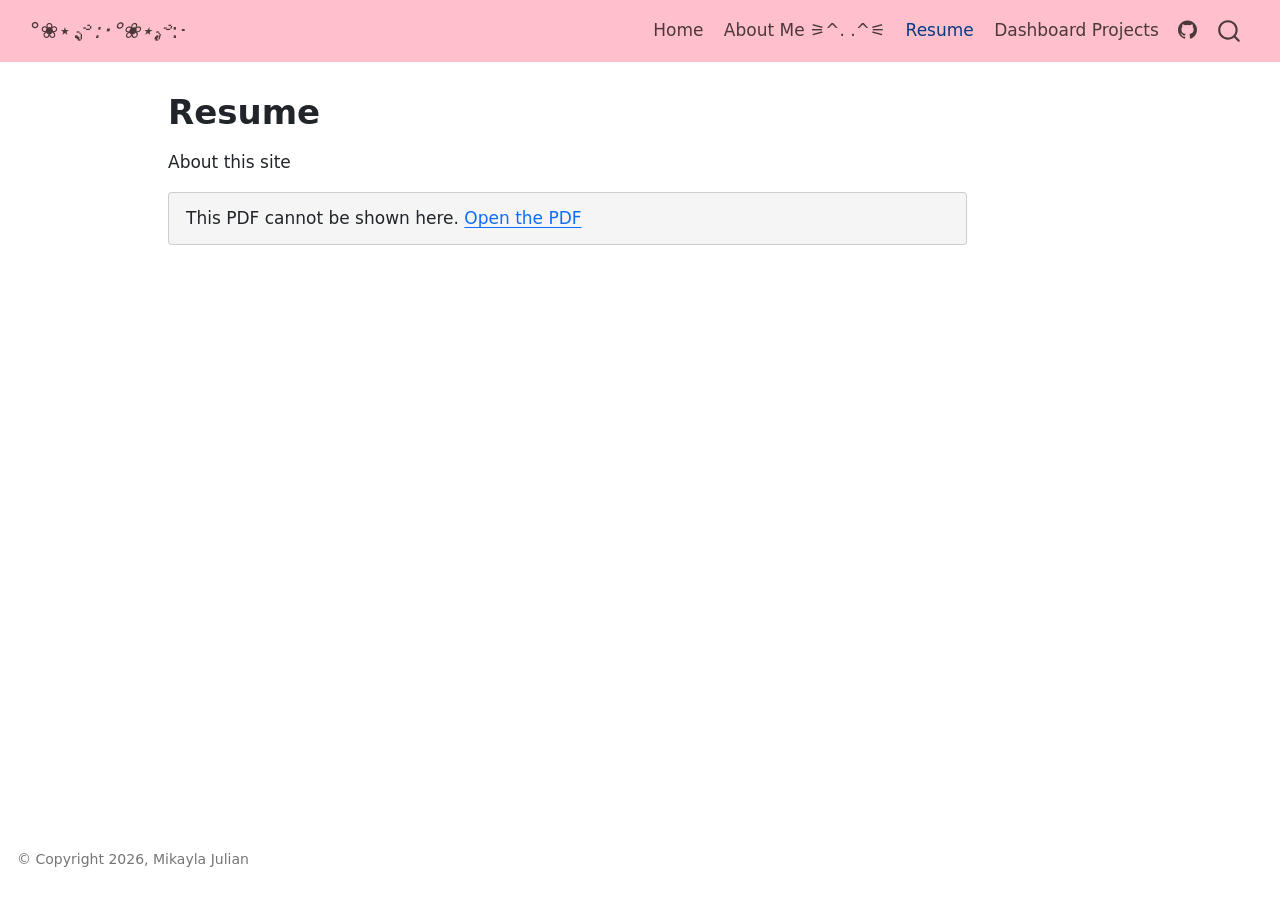
<file: docs/resume.html>
<!DOCTYPE html>
<html xmlns="http://www.w3.org/1999/xhtml" lang="en" xml:lang="en"><head>

<meta charset="utf-8">
<meta name="generator" content="quarto-1.9.37">

<meta name="viewport" content="width=device-width, initial-scale=1.0, user-scalable=yes">


<title>Resume – °❀⋆.ೃ࿔:･°❀⋆.ೃ࿔:･</title>
<style>
/* Default styles provided by pandoc.
** See https://pandoc.org/MANUAL.html#variables-for-html for config info.
*/
code{white-space: pre-wrap;}
span.smallcaps{font-variant: small-caps;}
div.columns{display: flex; gap: min(4vw, 1.5em);}
div.column{flex: auto; overflow-x: auto;}
div.hanging-indent{margin-left: 1.5em; text-indent: -1.5em;}
ul.task-list{list-style: none;}
ul.task-list li input[type="checkbox"] {
  width: 0.8em;
  margin: 0 0.8em 0.2em -1em; /* quarto-specific, see https://github.com/quarto-dev/quarto-cli/issues/4556 */ 
  vertical-align: middle;
}
</style>


<script src="site_libs/quarto-nav/quarto-nav.js"></script>
<script src="site_libs/quarto-nav/headroom.min.js"></script>
<script src="site_libs/clipboard/clipboard.min.js"></script>
<script src="site_libs/quarto-search/autocomplete.umd.js"></script>
<script src="site_libs/quarto-search/fuse.min.js"></script>
<script src="site_libs/quarto-search/quarto-search.js"></script>
<meta name="quarto:offset" content="./">
<script src="site_libs/quarto-html/quarto.js" type="module"></script>
<script src="site_libs/quarto-html/tabsets/tabsets.js" type="module"></script>
<script src="site_libs/quarto-html/popper.min.js"></script>
<script src="site_libs/quarto-html/tippy.umd.min.js"></script>
<script src="site_libs/quarto-html/anchor.min.js"></script>
<link href="site_libs/quarto-html/tippy.css" rel="stylesheet">
<link href="site_libs/quarto-html/quarto-syntax-highlighting-7f8f88aac4f3542376d5c11b86a4c14d.css" rel="stylesheet" id="quarto-text-highlighting-styles">
<script src="site_libs/bootstrap/bootstrap.min.js"></script>
<link href="site_libs/bootstrap/bootstrap-icons.css" rel="stylesheet">
<link href="site_libs/bootstrap/bootstrap-0c057656a11996d779a8e119efb9b6b1.min.css" rel="stylesheet" append-hash="true" id="quarto-bootstrap" data-mode="light">
<link href="site_libs/quarto-contrib/embedpdf-1.2.9/embedpdf.css" rel="stylesheet">
<script id="quarto-search-options" type="application/json">{
  "location": "navbar",
  "copy-button": false,
  "collapse-after": 3,
  "panel-placement": "end",
  "type": "overlay",
  "limit": 50,
  "keyboard-shortcut": [
    "f",
    "/",
    "s"
  ],
  "show-item-context": false,
  "language": {
    "search-no-results-text": "No results",
    "search-matching-documents-text": "matching documents",
    "search-copy-link-title": "Copy link to search",
    "search-hide-matches-text": "Hide additional matches",
    "search-more-match-text": "more match in this document",
    "search-more-matches-text": "more matches in this document",
    "search-clear-button-title": "Clear",
    "search-text-placeholder": "",
    "search-detached-cancel-button-title": "Cancel",
    "search-submit-button-title": "Submit",
    "search-label": "Search"
  }
}</script>


<link rel="stylesheet" href="styles.css">
</head>

<body class="nav-fixed quarto-light">

<div id="quarto-search-results"></div>
  <header id="quarto-header" class="headroom fixed-top">
    <nav class="navbar navbar-expand-lg " data-bs-theme="dark">
      <div class="navbar-container container-fluid">
      <div class="navbar-brand-container mx-auto">
    <a class="navbar-brand" href="./index.html">
    <span class="navbar-title">°❀⋆.ೃ࿔<em>:･°❀⋆.ೃ࿔</em>:･</span>
    </a>
  </div>
            <div id="quarto-search" class="" title="Search"></div>
          <button class="navbar-toggler" type="button" data-bs-toggle="collapse" data-bs-target="#navbarCollapse" aria-controls="navbarCollapse" role="menu" aria-expanded="false" aria-label="Toggle navigation" onclick="if (window.quartoToggleHeadroom) { window.quartoToggleHeadroom(); }">
  <span class="navbar-toggler-icon"></span>
</button>
          <div class="collapse navbar-collapse" id="navbarCollapse">
            <ul class="navbar-nav navbar-nav-scroll ms-auto">
  <li class="nav-item">
    <a class="nav-link" href="./index.html"> 
<span class="menu-text">Home</span></a>
  </li>  
  <li class="nav-item">
    <a class="nav-link" href="./about.html"> 
<span class="menu-text">About Me ⚞^. .^⚟</span></a>
  </li>  
  <li class="nav-item">
    <a class="nav-link active" href="./resume.html" aria-current="page"> 
<span class="menu-text">Resume</span></a>
  </li>  
  <li class="nav-item">
    <a class="nav-link" href="http://mikaylajulian24.github.io/dashboards"> 
<span class="menu-text">Dashboard Projects</span></a>
  </li>  
  <li class="nav-item compact">
    <a class="nav-link" href="http://github.com/mikaylajulian24" target="blank"> <i class="bi bi-github" role="img">
</i> 
<span class="menu-text"></span></a>
  </li>  
</ul>
          </div> <!-- /navcollapse -->
            <div class="quarto-navbar-tools">
</div>
      </div> <!-- /container-fluid -->
    </nav>
</header>
<!-- content -->
<div id="quarto-content" class="quarto-container page-columns page-rows-contents page-layout-article page-navbar">
<!-- sidebar -->
<!-- margin-sidebar -->
    <div id="quarto-margin-sidebar" class="sidebar margin-sidebar zindex-bottom">
        
    </div>
<!-- main -->
<main class="content" id="quarto-document-content">

<header id="title-block-header" class="quarto-title-block default">
<div class="quarto-title">
<h1 class="title">Resume</h1>
</div>



<div class="quarto-title-meta">

    
  
    
  </div>
  


</header>


<p>About this site</p>
<div class="embedpdf" data-src="media/MIKAYLA_JULIAN_Resume_2026.pdf" data-renderer="auto" data-width="100%" data-height="800"><a href="media/MIKAYLA_JULIAN_Resume_2026.pdf" download="">Download PDF file.</a></div>



</main> <!-- /main -->
<script id="quarto-html-after-body" type="application/javascript">
  window.document.addEventListener("DOMContentLoaded", function (event) {
    const icon = "";
    const anchorJS = new window.AnchorJS();
    anchorJS.options = {
      placement: 'right',
      icon: icon
    };
    anchorJS.add('.anchored');
    const isCodeAnnotation = (el) => {
      for (const clz of el.classList) {
        if (clz.startsWith('code-annotation-')) {                     
          return true;
        }
      }
      return false;
    }
    const onCopySuccess = function(e) {
      // button target
      const button = e.trigger;
      // don't keep focus
      button.blur();
      // flash "checked"
      button.classList.add('code-copy-button-checked');
      var currentTitle = button.getAttribute("title");
      button.setAttribute("title", "Copied!");
      let tooltip;
      if (window.bootstrap) {
        button.setAttribute("data-bs-toggle", "tooltip");
        button.setAttribute("data-bs-placement", "left");
        button.setAttribute("data-bs-title", "Copied!");
        tooltip = new bootstrap.Tooltip(button, 
          { trigger: "manual", 
            customClass: "code-copy-button-tooltip",
            offset: [0, -8]});
        tooltip.show();    
      }
      setTimeout(function() {
        if (tooltip) {
          tooltip.hide();
          button.removeAttribute("data-bs-title");
          button.removeAttribute("data-bs-toggle");
          button.removeAttribute("data-bs-placement");
        }
        button.setAttribute("title", currentTitle);
        button.classList.remove('code-copy-button-checked');
      }, 1000);
      // clear code selection
      e.clearSelection();
    }
    const getTextToCopy = function(trigger) {
      const outerScaffold = trigger.parentElement.cloneNode(true);
      const codeEl = outerScaffold.querySelector('code');
      for (const childEl of codeEl.children) {
        if (isCodeAnnotation(childEl)) {
          childEl.remove();
        }
      }
      return codeEl.innerText;
    }
    const clipboard = new window.ClipboardJS('.code-copy-button:not([data-in-quarto-modal])', {
      text: getTextToCopy
    });
    clipboard.on('success', onCopySuccess);
    if (window.document.getElementById('quarto-embedded-source-code-modal')) {
      const clipboardModal = new window.ClipboardJS('.code-copy-button[data-in-quarto-modal]', {
        text: getTextToCopy,
        container: window.document.getElementById('quarto-embedded-source-code-modal')
      });
      clipboardModal.on('success', onCopySuccess);
    }
      var localhostRegex = new RegExp(/^(?:http|https):\/\/localhost\:?[0-9]*\//);
      var mailtoRegex = new RegExp(/^mailto:/);
        var filterRegex = new RegExp('/' + window.location.host + '/');
      var isInternal = (href) => {
          return filterRegex.test(href) || localhostRegex.test(href) || mailtoRegex.test(href);
      }
      // Inspect non-navigation links and adorn them if external
     var links = window.document.querySelectorAll('a[href]:not(.nav-link):not(.navbar-brand):not(.toc-action):not(.sidebar-link):not(.sidebar-item-toggle):not(.pagination-link):not(.no-external):not([aria-hidden]):not(.dropdown-item):not(.quarto-navigation-tool):not(.about-link)');
      for (var i=0; i<links.length; i++) {
        const link = links[i];
        if (!isInternal(link.href)) {
          // undo the damage that might have been done by quarto-nav.js in the case of
          // links that we want to consider external
          if (link.dataset.originalHref !== undefined) {
            link.href = link.dataset.originalHref;
          }
        }
      }
    function tippyHover(el, contentFn, onTriggerFn, onUntriggerFn) {
      const config = {
        allowHTML: true,
        maxWidth: 500,
        delay: 100,
        arrow: false,
        appendTo: function(el) {
            return el.parentElement;
        },
        interactive: true,
        interactiveBorder: 10,
        theme: 'quarto',
        placement: 'bottom-start',
      };
      if (contentFn) {
        config.content = contentFn;
      }
      if (onTriggerFn) {
        config.onTrigger = onTriggerFn;
      }
      if (onUntriggerFn) {
        config.onUntrigger = onUntriggerFn;
      }
      window.tippy(el, config); 
    }
    const noterefs = window.document.querySelectorAll('a[role="doc-noteref"]');
    for (var i=0; i<noterefs.length; i++) {
      const ref = noterefs[i];
      tippyHover(ref, function() {
        // use id or data attribute instead here
        let href = ref.getAttribute('data-footnote-href') || ref.getAttribute('href');
        try { href = new URL(href).hash; } catch {}
        const id = href.replace(/^#\/?/, "");
        const note = window.document.getElementById(id);
        if (note) {
          return note.innerHTML;
        } else {
          return "";
        }
      });
    }
    const xrefs = window.document.querySelectorAll('a.quarto-xref');
    const processXRef = (id, note) => {
      // Strip column container classes
      const stripColumnClz = (el) => {
        el.classList.remove("page-full", "page-columns");
        if (el.children) {
          for (const child of el.children) {
            stripColumnClz(child);
          }
        }
      }
      stripColumnClz(note)
      if (id === null || id.startsWith('sec-')) {
        // Special case sections, only their first couple elements
        const container = document.createElement("div");
        if (note.children && note.children.length > 2) {
          container.appendChild(note.children[0].cloneNode(true));
          for (let i = 1; i < note.children.length; i++) {
            const child = note.children[i];
            if (child.tagName === "P" && child.innerText === "") {
              continue;
            } else {
              container.appendChild(child.cloneNode(true));
              break;
            }
          }
          if (window.Quarto?.typesetMath) {
            window.Quarto.typesetMath(container);
          }
          return container.innerHTML
        } else {
          if (window.Quarto?.typesetMath) {
            window.Quarto.typesetMath(note);
          }
          return note.innerHTML;
        }
      } else {
        // Remove any anchor links if they are present
        const anchorLink = note.querySelector('a.anchorjs-link');
        if (anchorLink) {
          anchorLink.remove();
        }
        if (window.Quarto?.typesetMath) {
          window.Quarto.typesetMath(note);
        }
        if (note.classList.contains("callout")) {
          return note.outerHTML;
        } else {
          return note.innerHTML;
        }
      }
    }
    for (var i=0; i<xrefs.length; i++) {
      const xref = xrefs[i];
      tippyHover(xref, undefined, function(instance) {
        instance.disable();
        let url = xref.getAttribute('href');
        let hash = undefined; 
        if (url.startsWith('#')) {
          hash = url;
        } else {
          try { hash = new URL(url).hash; } catch {}
        }
        if (hash) {
          const id = hash.replace(/^#\/?/, "");
          const note = window.document.getElementById(id);
          if (note !== null) {
            try {
              const html = processXRef(id, note.cloneNode(true));
              instance.setContent(html);
            } finally {
              instance.enable();
              instance.show();
            }
          } else {
            // See if we can fetch this
            fetch(url.split('#')[0])
            .then(res => res.text())
            .then(html => {
              const parser = new DOMParser();
              const htmlDoc = parser.parseFromString(html, "text/html");
              const note = htmlDoc.getElementById(id);
              if (note !== null) {
                const html = processXRef(id, note);
                instance.setContent(html);
              } 
            }).finally(() => {
              instance.enable();
              instance.show();
            });
          }
        } else {
          // See if we can fetch a full url (with no hash to target)
          // This is a special case and we should probably do some content thinning / targeting
          fetch(url)
          .then(res => res.text())
          .then(html => {
            const parser = new DOMParser();
            const htmlDoc = parser.parseFromString(html, "text/html");
            const note = htmlDoc.querySelector('main.content');
            if (note !== null) {
              // This should only happen for chapter cross references
              // (since there is no id in the URL)
              // remove the first header
              if (note.children.length > 0 && note.children[0].tagName === "HEADER") {
                note.children[0].remove();
              }
              const html = processXRef(null, note);
              instance.setContent(html);
            } 
          }).finally(() => {
            instance.enable();
            instance.show();
          });
        }
      }, function(instance) {
      });
    }
        let selectedAnnoteEl;
        const selectorForAnnotation = ( cell, annotation) => {
          let cellAttr = 'data-code-cell="' + cell + '"';
          let lineAttr = 'data-code-annotation="' +  annotation + '"';
          const selector = 'span[' + cellAttr + '][' + lineAttr + ']';
          return selector;
        }
        const selectCodeLines = (annoteEl) => {
          const doc = window.document;
          const targetCell = annoteEl.getAttribute("data-target-cell");
          const targetAnnotation = annoteEl.getAttribute("data-target-annotation");
          const annoteSpan = window.document.querySelector(selectorForAnnotation(targetCell, targetAnnotation));
          const lines = annoteSpan.getAttribute("data-code-lines").split(",");
          const lineIds = lines.map((line) => {
            return targetCell + "-" + line;
          })
          let top = null;
          let height = null;
          let parent = null;
          if (lineIds.length > 0) {
              //compute the position of the single el (top and bottom and make a div)
              const el = window.document.getElementById(lineIds[0]);
              top = el.offsetTop;
              height = el.offsetHeight;
              parent = el.parentElement.parentElement;
            if (lineIds.length > 1) {
              const lastEl = window.document.getElementById(lineIds[lineIds.length - 1]);
              const bottom = lastEl.offsetTop + lastEl.offsetHeight;
              height = bottom - top;
            }
            if (top !== null && height !== null && parent !== null) {
              // cook up a div (if necessary) and position it 
              let div = window.document.getElementById("code-annotation-line-highlight");
              if (div === null) {
                div = window.document.createElement("div");
                div.setAttribute("id", "code-annotation-line-highlight");
                div.style.position = 'absolute';
                parent.appendChild(div);
              }
              div.style.top = top - 2 + "px";
              div.style.height = height + 4 + "px";
              div.style.left = 0;
              let gutterDiv = window.document.getElementById("code-annotation-line-highlight-gutter");
              if (gutterDiv === null) {
                gutterDiv = window.document.createElement("div");
                gutterDiv.setAttribute("id", "code-annotation-line-highlight-gutter");
                gutterDiv.style.position = 'absolute';
                const codeCell = window.document.getElementById(targetCell);
                const gutter = codeCell.querySelector('.code-annotation-gutter');
                gutter.appendChild(gutterDiv);
              }
              gutterDiv.style.top = top - 2 + "px";
              gutterDiv.style.height = height + 4 + "px";
            }
            selectedAnnoteEl = annoteEl;
          }
        };
        const unselectCodeLines = () => {
          const elementsIds = ["code-annotation-line-highlight", "code-annotation-line-highlight-gutter"];
          elementsIds.forEach((elId) => {
            const div = window.document.getElementById(elId);
            if (div) {
              div.remove();
            }
          });
          selectedAnnoteEl = undefined;
        };
          // Handle positioning of the toggle
      window.addEventListener(
        "resize",
        throttle(() => {
          elRect = undefined;
          if (selectedAnnoteEl) {
            selectCodeLines(selectedAnnoteEl);
          }
        }, 10)
      );
      function throttle(fn, ms) {
      let throttle = false;
      let timer;
        return (...args) => {
          if(!throttle) { // first call gets through
              fn.apply(this, args);
              throttle = true;
          } else { // all the others get throttled
              if(timer) clearTimeout(timer); // cancel #2
              timer = setTimeout(() => {
                fn.apply(this, args);
                timer = throttle = false;
              }, ms);
          }
        };
      }
        // Attach click handler to the DT
        const annoteDls = window.document.querySelectorAll('dt[data-target-cell]');
        for (const annoteDlNode of annoteDls) {
          annoteDlNode.addEventListener('click', (event) => {
            const clickedEl = event.target;
            if (clickedEl !== selectedAnnoteEl) {
              unselectCodeLines();
              const activeEl = window.document.querySelector('dt[data-target-cell].code-annotation-active');
              if (activeEl) {
                activeEl.classList.remove('code-annotation-active');
              }
              selectCodeLines(clickedEl);
              clickedEl.classList.add('code-annotation-active');
            } else {
              // Unselect the line
              unselectCodeLines();
              clickedEl.classList.remove('code-annotation-active');
            }
          });
        }
    const findCites = (el) => {
      const parentEl = el.parentElement;
      if (parentEl) {
        const cites = parentEl.dataset.cites;
        if (cites) {
          return {
            el,
            cites: cites.split(' ')
          };
        } else {
          return findCites(el.parentElement)
        }
      } else {
        return undefined;
      }
    };
    var bibliorefs = window.document.querySelectorAll('a[role="doc-biblioref"]');
    for (var i=0; i<bibliorefs.length; i++) {
      const ref = bibliorefs[i];
      const citeInfo = findCites(ref);
      if (citeInfo) {
        tippyHover(citeInfo.el, function() {
          var popup = window.document.createElement('div');
          citeInfo.cites.forEach(function(cite) {
            var citeDiv = window.document.createElement('div');
            citeDiv.classList.add('hanging-indent');
            citeDiv.classList.add('csl-entry');
            var biblioDiv = window.document.getElementById('ref-' + cite);
            if (biblioDiv) {
              citeDiv.innerHTML = biblioDiv.innerHTML;
            }
            popup.appendChild(citeDiv);
          });
          return popup.innerHTML;
        });
      }
    }
  });
  </script>
</div> <!-- /content -->
<footer class="footer">
  <div class="nav-footer">
    <div class="nav-footer-left">
<p>© Copyright 2026, Mikayla Julian</p>
</div>   
    <div class="nav-footer-center">
      &nbsp;
    </div>
    <div class="nav-footer-right">
      &nbsp;
    </div>
  </div>
</footer>




<script src="site_libs/quarto-contrib/embedpdf-1.2.9/embedpdf-viewer.js" type="module"></script>
<script src="site_libs/quarto-contrib/embedpdf-pdfjs-1.2.9/pdf.min.mjs" type="text/x-embedpdf-pdfjs"></script>
<script src="site_libs/quarto-contrib/embedpdf-pdfjs-1.2.9/pdf.worker.min.mjs" type="text/x-embedpdf-worker"></script>
</body></html>
</file>
<file: docs/site_libs/quarto-html/tippy.css>
.tippy-box[data-animation=fade][data-state=hidden]{opacity:0}[data-tippy-root]{max-width:calc(100vw - 10px)}.tippy-box{position:relative;background-color:#333;color:#fff;border-radius:4px;font-size:14px;line-height:1.4;white-space:normal;outline:0;transition-property:transform,visibility,opacity}.tippy-box[data-placement^=top]>.tippy-arrow{bottom:0}.tippy-box[data-placement^=top]>.tippy-arrow:before{bottom:-7px;left:0;border-width:8px 8px 0;border-top-color:initial;transform-origin:center top}.tippy-box[data-placement^=bottom]>.tippy-arrow{top:0}.tippy-box[data-placement^=bottom]>.tippy-arrow:before{top:-7px;left:0;border-width:0 8px 8px;border-bottom-color:initial;transform-origin:center bottom}.tippy-box[data-placement^=left]>.tippy-arrow{right:0}.tippy-box[data-placement^=left]>.tippy-arrow:before{border-width:8px 0 8px 8px;border-left-color:initial;right:-7px;transform-origin:center left}.tippy-box[data-placement^=right]>.tippy-arrow{left:0}.tippy-box[data-placement^=right]>.tippy-arrow:before{left:-7px;border-width:8px 8px 8px 0;border-right-color:initial;transform-origin:center right}.tippy-box[data-inertia][data-state=visible]{transition-timing-function:cubic-bezier(.54,1.5,.38,1.11)}.tippy-arrow{width:16px;height:16px;color:#333}.tippy-arrow:before{content:"";position:absolute;border-color:transparent;border-style:solid}.tippy-content{position:relative;padding:5px 9px;z-index:1}
</file>
<file: docs/site_libs/quarto-html/quarto-syntax-highlighting-7f8f88aac4f3542376d5c11b86a4c14d.css>
/* quarto syntax highlight colors */
:root {
  --quarto-hl-ot-color: #003B4F;
  --quarto-hl-at-color: #657422;
  --quarto-hl-ss-color: #20794D;
  --quarto-hl-an-color: #5E5E5E;
  --quarto-hl-fu-color: #4758AB;
  --quarto-hl-st-color: #20794D;
  --quarto-hl-cf-color: #003B4F;
  --quarto-hl-op-color: #5E5E5E;
  --quarto-hl-er-color: #AD0000;
  --quarto-hl-bn-color: #AD0000;
  --quarto-hl-al-color: #AD0000;
  --quarto-hl-va-color: #111111;
  --quarto-hl-bu-color: inherit;
  --quarto-hl-ex-color: inherit;
  --quarto-hl-pp-color: #AD0000;
  --quarto-hl-in-color: #5E5E5E;
  --quarto-hl-vs-color: #20794D;
  --quarto-hl-wa-color: #5E5E5E;
  --quarto-hl-do-color: #5E5E5E;
  --quarto-hl-im-color: #00769E;
  --quarto-hl-ch-color: #20794D;
  --quarto-hl-dt-color: #AD0000;
  --quarto-hl-fl-color: #AD0000;
  --quarto-hl-co-color: #5E5E5E;
  --quarto-hl-cv-color: #5E5E5E;
  --quarto-hl-cn-color: #8f5902;
  --quarto-hl-sc-color: #5E5E5E;
  --quarto-hl-dv-color: #AD0000;
  --quarto-hl-kw-color: #003B4F;
}

/* other quarto variables */
:root {
  --quarto-font-monospace: SFMono-Regular, Menlo, Monaco, Consolas, "Liberation Mono", "Courier New", monospace;
}

/* syntax highlight based on Pandoc's rules */
pre > code.sourceCode > span {
  color: #003B4F;
}

code.sourceCode > span {
  color: #003B4F;
}

div.sourceCode,
div.sourceCode pre.sourceCode {
  color: #003B4F;
}

/* Normal */
code span {
  color: #003B4F;
}

/* Alert */
code span.al {
  color: #AD0000;
  font-style: inherit;
}

/* Annotation */
code span.an {
  color: #5E5E5E;
  font-style: inherit;
}

/* Attribute */
code span.at {
  color: #657422;
  font-style: inherit;
}

/* BaseN */
code span.bn {
  color: #AD0000;
  font-style: inherit;
}

/* BuiltIn */
code span.bu {
  font-style: inherit;
}

/* ControlFlow */
code span.cf {
  color: #003B4F;
  font-weight: bold;
  font-style: inherit;
}

/* Char */
code span.ch {
  color: #20794D;
  font-style: inherit;
}

/* Constant */
code span.cn {
  color: #8f5902;
  font-style: inherit;
}

/* Comment */
code span.co {
  color: #5E5E5E;
  font-style: inherit;
}

/* CommentVar */
code span.cv {
  color: #5E5E5E;
  font-style: italic;
}

/* Documentation */
code span.do {
  color: #5E5E5E;
  font-style: italic;
}

/* DataType */
code span.dt {
  color: #AD0000;
  font-style: inherit;
}

/* DecVal */
code span.dv {
  color: #AD0000;
  font-style: inherit;
}

/* Error */
code span.er {
  color: #AD0000;
  font-style: inherit;
}

/* Extension */
code span.ex {
  font-style: inherit;
}

/* Float */
code span.fl {
  color: #AD0000;
  font-style: inherit;
}

/* Function */
code span.fu {
  color: #4758AB;
  font-style: inherit;
}

/* Import */
code span.im {
  color: #00769E;
  font-style: inherit;
}

/* Information */
code span.in {
  color: #5E5E5E;
  font-style: inherit;
}

/* Keyword */
code span.kw {
  color: #003B4F;
  font-weight: bold;
  font-style: inherit;
}

/* Operator */
code span.op {
  color: #5E5E5E;
  font-style: inherit;
}

/* Other */
code span.ot {
  color: #003B4F;
  font-style: inherit;
}

/* Preprocessor */
code span.pp {
  color: #AD0000;
  font-style: inherit;
}

/* SpecialChar */
code span.sc {
  color: #5E5E5E;
  font-style: inherit;
}

/* SpecialString */
code span.ss {
  color: #20794D;
  font-style: inherit;
}

/* String */
code span.st {
  color: #20794D;
  font-style: inherit;
}

/* Variable */
code span.va {
  color: #111111;
  font-style: inherit;
}

/* VerbatimString */
code span.vs {
  color: #20794D;
  font-style: inherit;
}

/* Warning */
code span.wa {
  color: #5E5E5E;
  font-style: italic;
}

.prevent-inlining {
  content: "</";
}

/*# sourceMappingURL=789ad8cd35626ba772517505b42a116e.css.map */
</file>
<file: docs/styles.css>
/* css styles 

h1, p{
  color: pink;  
}  

h2{
  color: lightgreen;
}

h3{
  color: black;
  font-style: italic;
}

ol, ul {
  color: blue;
  font-style: italic;
}

a{
  color: purple;
} */
</file>
<file: docs/site_libs/quarto-contrib/embedpdf-1.2.9/embedpdf.css>
/* embedpdf extension styles */

.embedpdf {
  margin: 1rem 0;
}

/* a native embed with page > 1 can be an iframe (frameAllowed in
   embedpdf-viewer.js): no border, as an object has none */
.embedpdf.embedpdf-native > iframe {
  border: 0;
}

.embedpdf.embedpdf-pdfjs {
  border: 1px solid rgba(128, 128, 128, 0.35);
  border-radius: 4px;
  overflow: hidden;
  background: rgba(128, 128, 128, 0.08);
}

/* PDF.js could not load the PDF: a message and a link that opens it */
.embedpdf.embedpdf-failed {
  border: 1px solid rgba(128, 128, 128, 0.35);
  border-radius: 4px;
  background: rgba(128, 128, 128, 0.08);
  padding: 0.75rem 1rem;
}

.embedpdf-failed-text {
  margin: 0;
}

.embedpdf-toolbar {
  display: flex;
  align-items: center;
  gap: 0.5rem;
  padding: 0.35rem 0.6rem;
  border-bottom: 1px solid rgba(128, 128, 128, 0.35);
  background: rgba(128, 128, 128, 0.12);
  font-size: 0.85rem;
  line-height: 1;
}

.embedpdf-toolbar button {
  appearance: none;
  border: 1px solid rgba(128, 128, 128, 0.4);
  border-radius: 4px;
  background: transparent;
  color: inherit;
  font-size: 1rem;
  line-height: 1;
  width: 1.7rem;
  height: 1.7rem;
  cursor: pointer;
}

.embedpdf-toolbar button:hover {
  background: rgba(128, 128, 128, 0.2);
}

.embedpdf-pageinfo {
  position: relative;
  margin-left: 0.25rem;
  opacity: 0.8;
  -webkit-user-select: none;
  user-select: none;
}

/* the indicator's words for screen readers ("Page 1 of 2"), not shown; the
   shown "1 / 2" is hidden from screen readers */
.embedpdf-pageinfo-text {
  position: absolute;
  top: 0;
  left: 0;
  width: 1px;
  height: 1px;
  overflow: hidden;
  clip: rect(0 0 0 0);
  clip-path: inset(50%);
  white-space: nowrap;
}

.embedpdf-download {
  margin-left: auto;
  text-decoration: none;
  font-size: 1.1rem;
  color: inherit;
}

.embedpdf-pages {
  overflow: auto;
  height: 60vh;
  padding: 0.5rem;
  box-sizing: border-box;
  -webkit-overflow-scrolling: touch;
}

.embedpdf-page {
  position: relative;
  width: 100%;
  margin: 0 auto 0.5rem auto;
  background: white;
  box-shadow: 0 1px 3px rgba(0, 0, 0, 0.25);
}

.embedpdf-page canvas {
  display: block;
  width: 100%;
  height: auto;
}

/* a page's text: read by screen readers, not shown and not selectable */
.embedpdf-text {
  position: absolute;
  top: 0;
  left: 0;
  width: 1px;
  height: 1px;
  margin: 0;
  padding: 0;
  border: 0;
  overflow: hidden;
  clip: rect(0 0 0 0);
  clip-path: inset(50%);
  /* keep the PDF's line breaks, but do not wrap each word in the 1px box */
  white-space: pre;
  user-select: none;
  -webkit-user-select: none;
}

/* download button (button= kwarg) */
.embedpdf-btn {
  display: inline-block;
  padding: 10px 18px;
  background-color: #007acc;
  color: white !important;
  font-size: 15px;
  border: none;
  border-radius: 6px;
  cursor: pointer;
  text-decoration: none;
  transition: background-color 0.2s ease;
}

.embedpdf-btn:hover {
  background-color: #005fa3;
  color: white;
}
</file>
